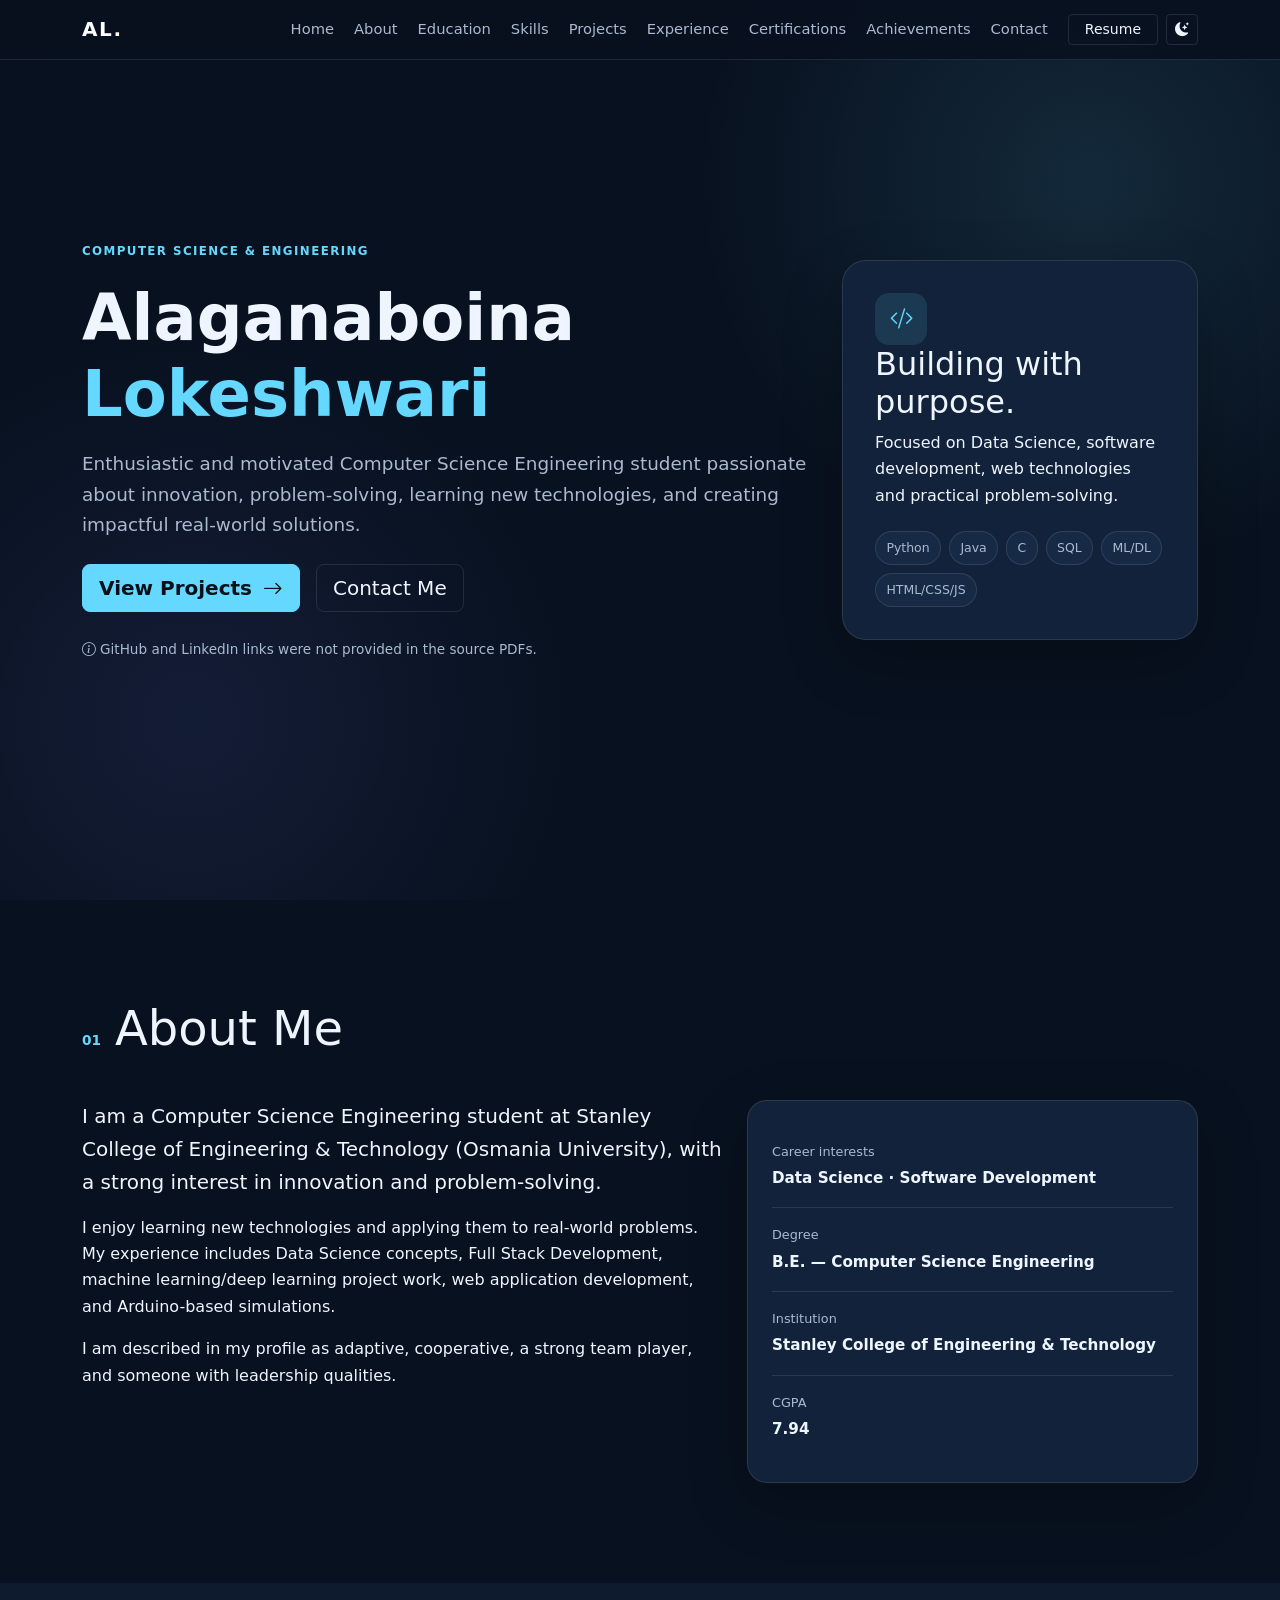
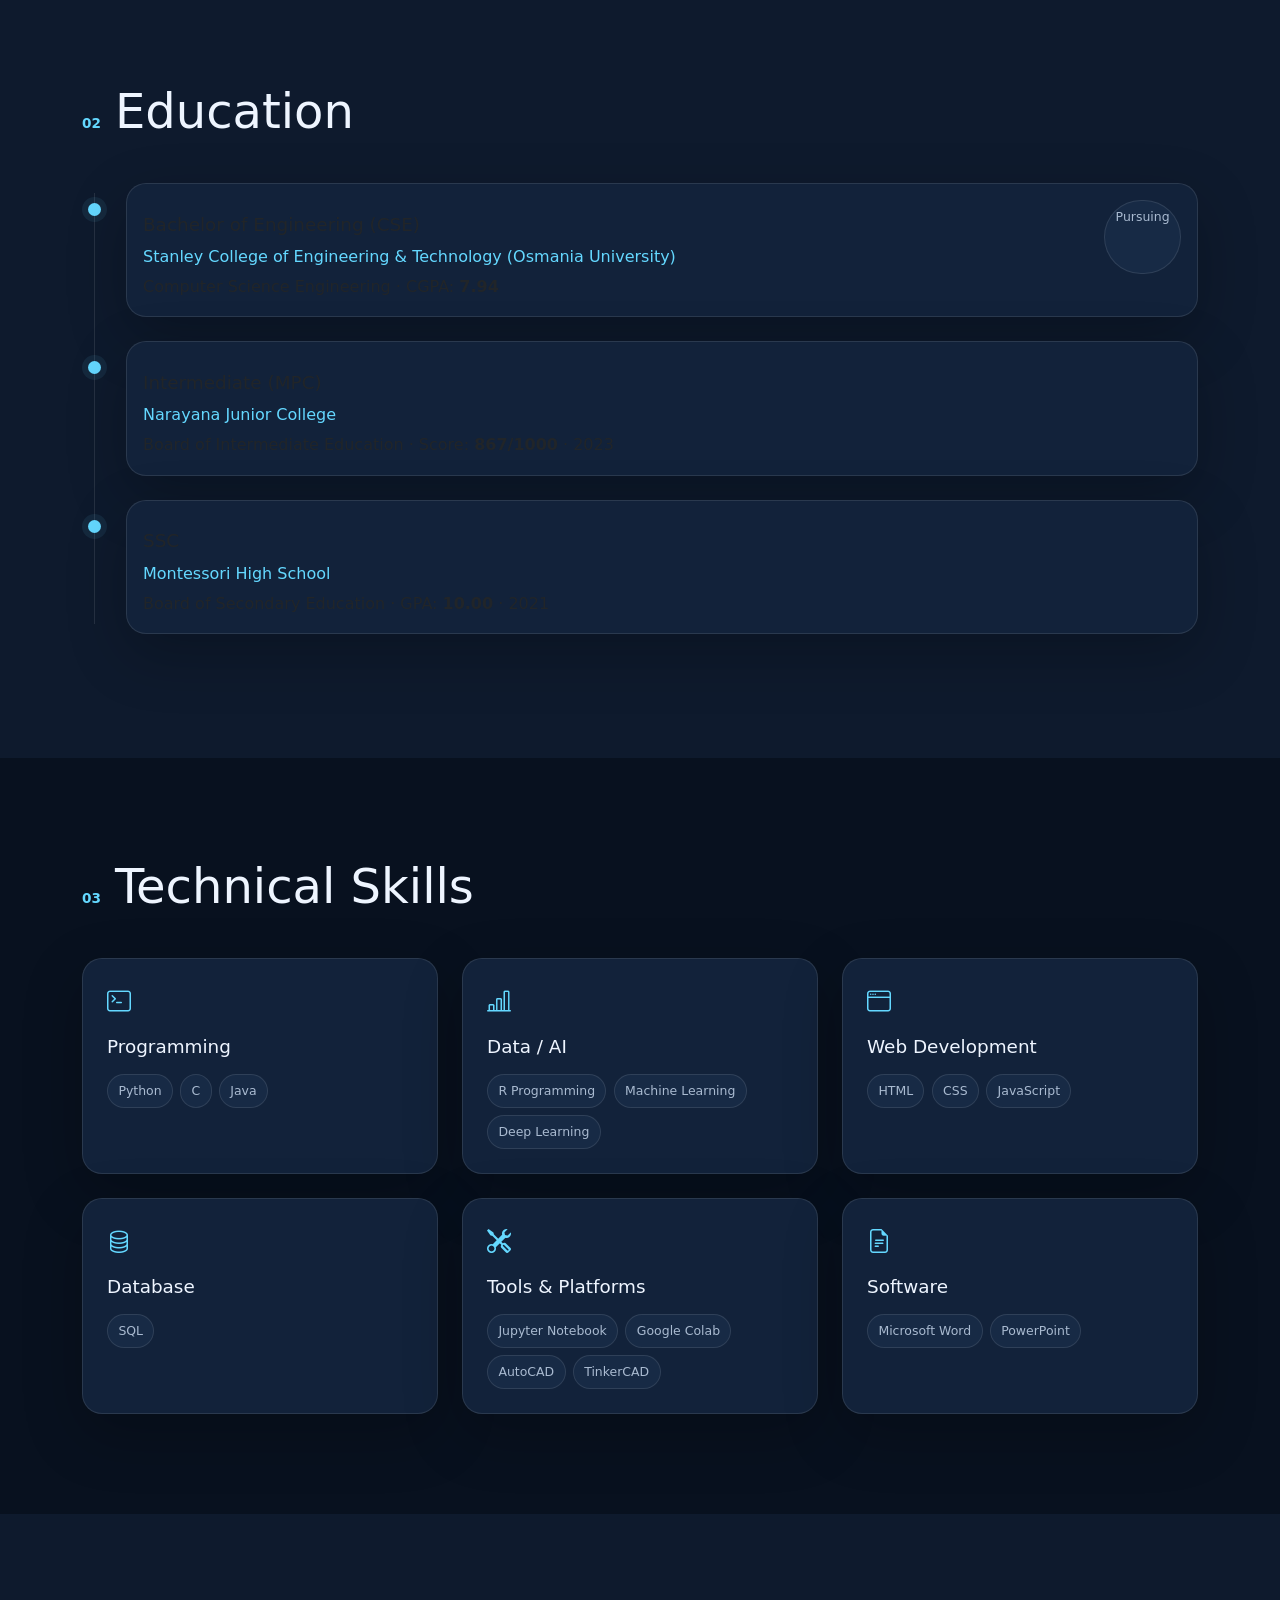
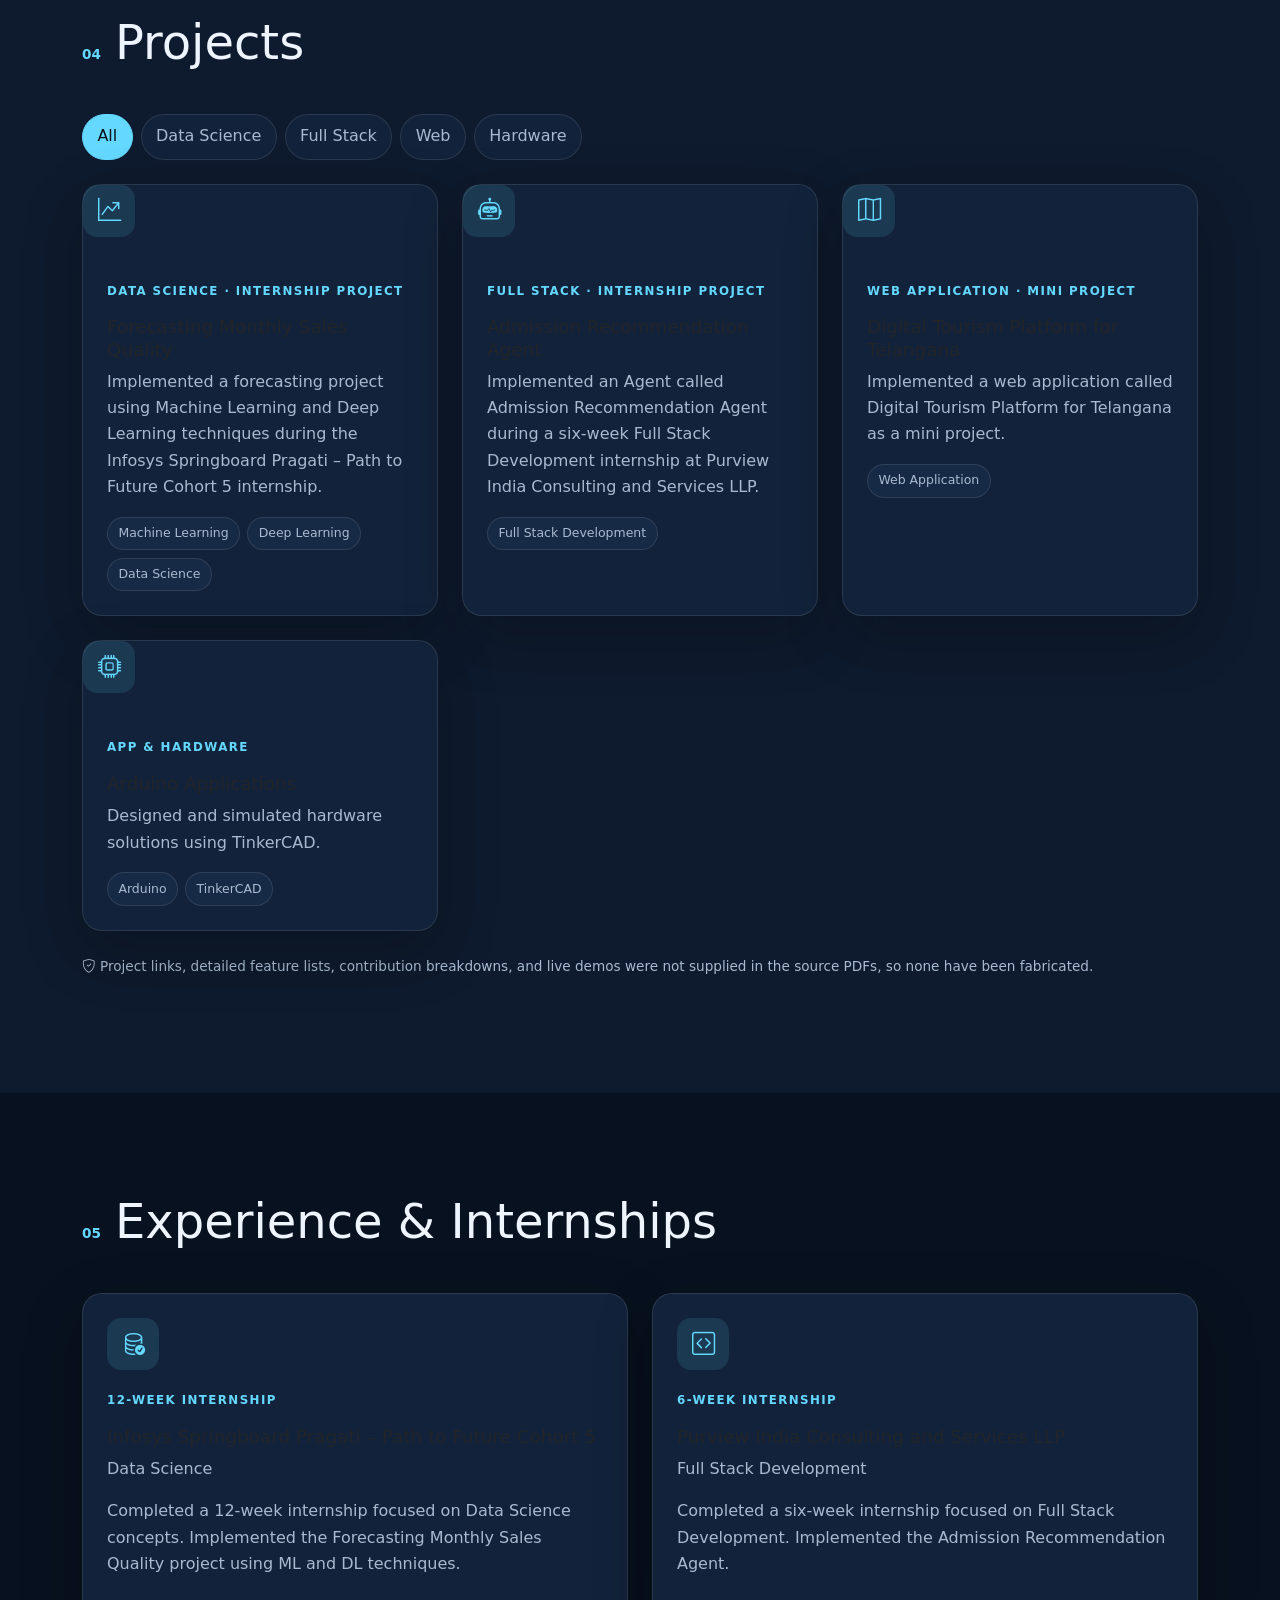
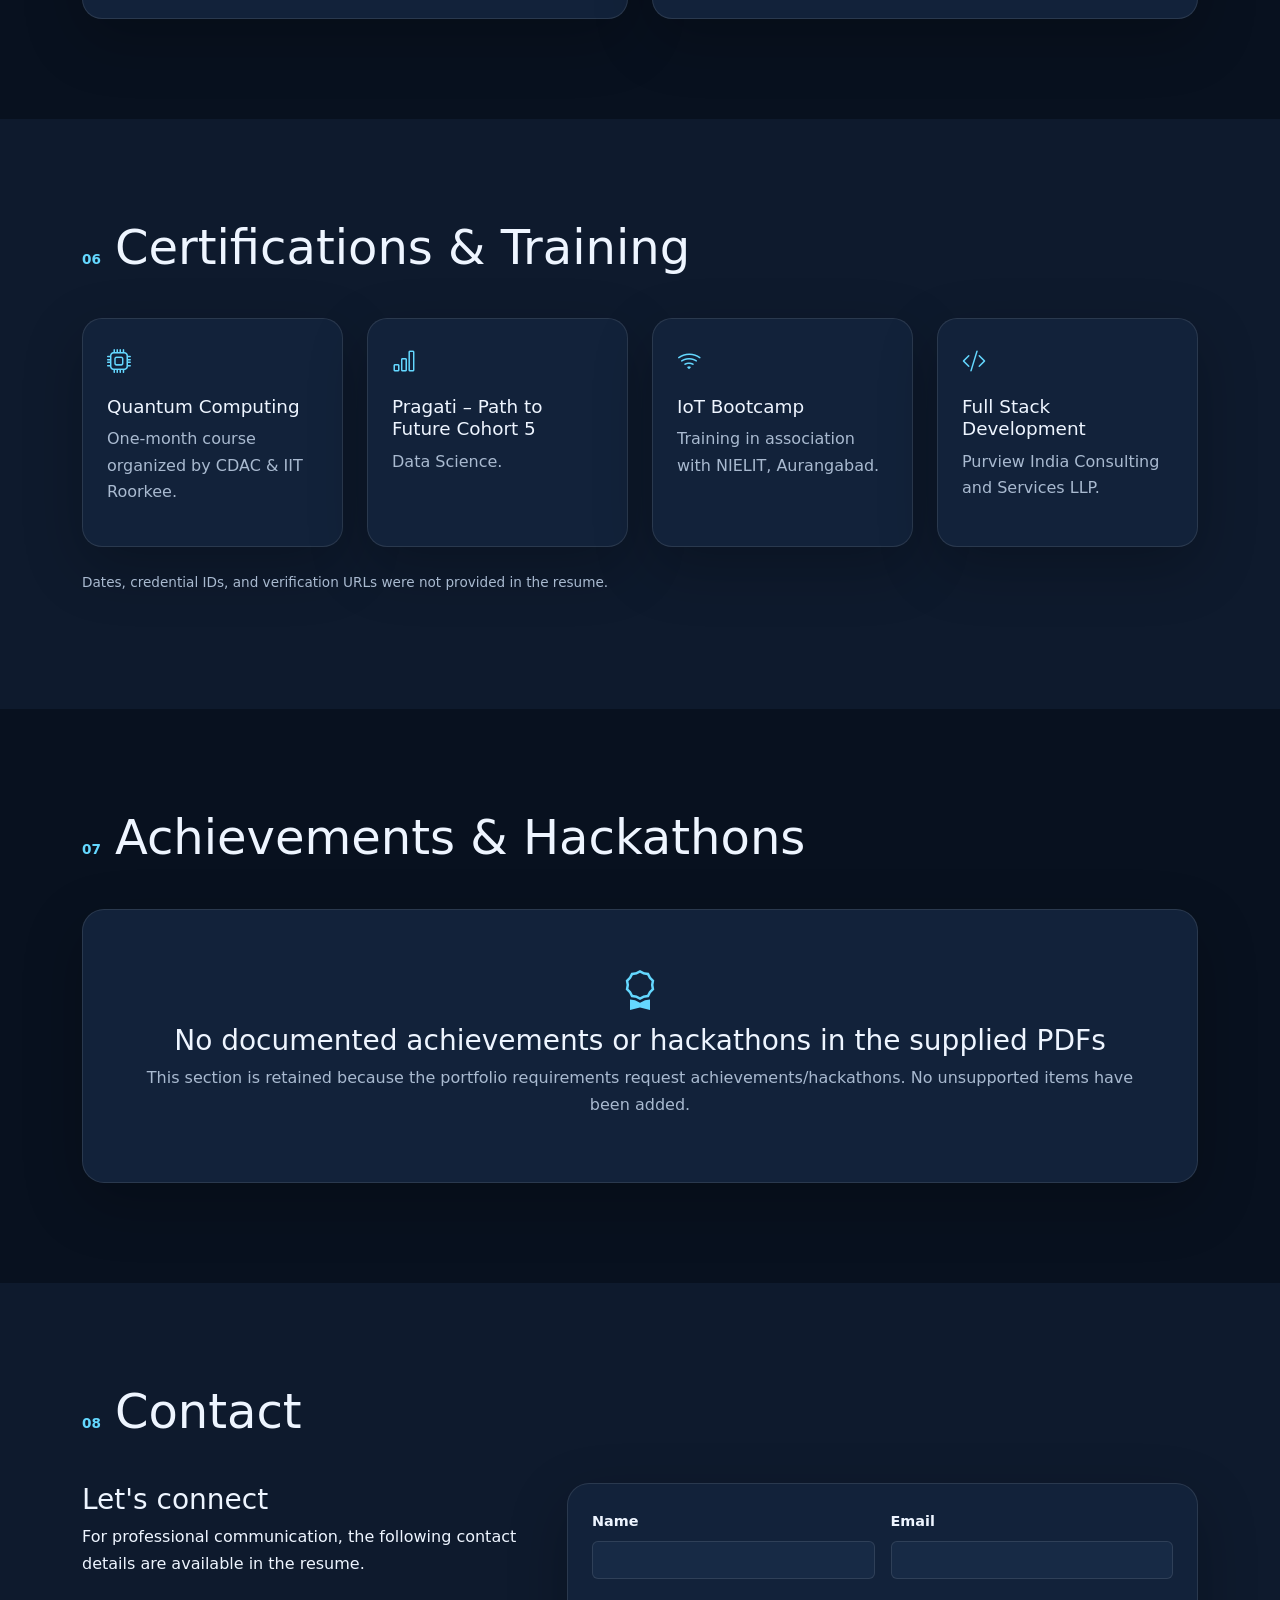
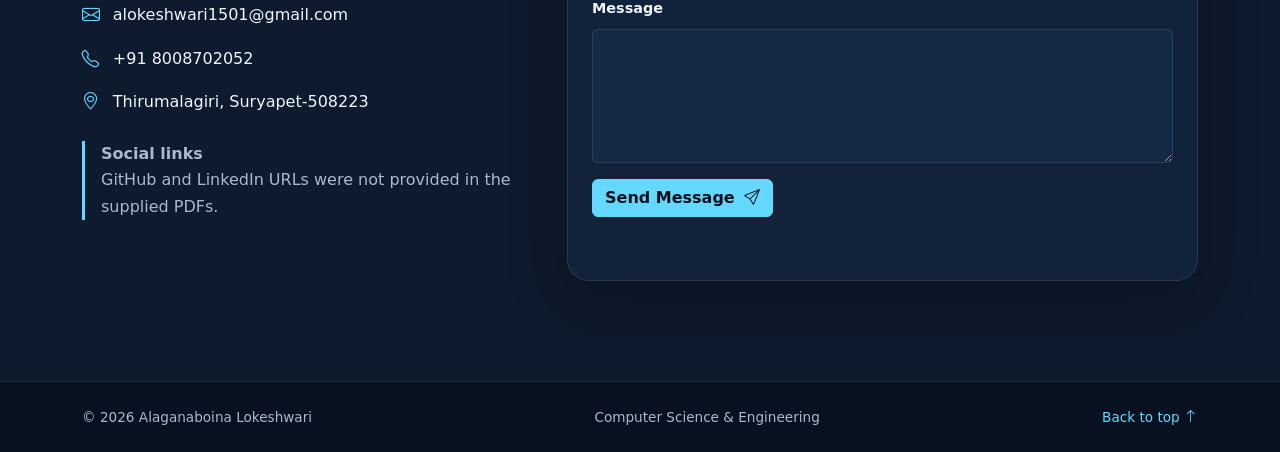
<file: index.html>
<!DOCTYPE html>
<html lang="en">
<head>
  <meta charset="UTF-8">
  <meta name="viewport" content="width=device-width, initial-scale=1.0">
  <meta name="description" content="Portfolio of Alaganaboina Lokeshwari, Computer Science Engineering student.">
  <title>Alaganaboina Lokeshwari | CSE Portfolio</title>
  <link rel="preconnect" href="https://cdn.jsdelivr.net">
  <link href="https://cdn.jsdelivr.net/npm/bootstrap@5.3.3/dist/css/bootstrap.min.css" rel="stylesheet">
  <link href="https://cdn.jsdelivr.net/npm/bootstrap-icons@1.11.3/font/bootstrap-icons.css" rel="stylesheet">
  <link rel="stylesheet" href="css/style.css">
</head>
<body>
  <a class="skip-link" href="#main-content">Skip to content</a>

  <nav class="navbar navbar-expand-lg navbar-dark fixed-top" aria-label="Main navigation">
    <div class="container">
      <a class="navbar-brand fw-bold" href="#home">AL.</a>
      <button class="navbar-toggler" type="button" data-bs-toggle="collapse" data-bs-target="#mainNav"
              aria-controls="mainNav" aria-expanded="false" aria-label="Toggle navigation">
        <span class="navbar-toggler-icon"></span>
      </button>
      <div class="collapse navbar-collapse" id="mainNav">
        <ul class="navbar-nav ms-auto align-items-lg-center gap-lg-1">
          <li class="nav-item"><a class="nav-link" href="#home">Home</a></li>
          <li class="nav-item"><a class="nav-link" href="#about">About</a></li>
          <li class="nav-item"><a class="nav-link" href="#education">Education</a></li>
          <li class="nav-item"><a class="nav-link" href="#skills">Skills</a></li>
          <li class="nav-item"><a class="nav-link" href="#projects">Projects</a></li>
          <li class="nav-item"><a class="nav-link" href="#experience">Experience</a></li>
          <li class="nav-item"><a class="nav-link" href="#certifications">Certifications</a></li>
          <li class="nav-item"><a class="nav-link" href="#achievements">Achievements</a></li>
          <li class="nav-item"><a class="nav-link" href="#contact">Contact</a></li>
          <li class="nav-item ms-lg-2">
            <a class="btn btn-sm btn-outline-light px-3" href="#contact">Resume</a>
          </li>
          <li class="nav-item ms-lg-1">
            <button id="themeToggle" class="btn btn-sm btn-theme" type="button" aria-label="Toggle color theme" title="Toggle theme">
              <i class="bi bi-moon-stars-fill"></i>
            </button>
          </li>
        </ul>
      </div>
    </div>
  </nav>

  <main id="main-content">
    <section id="home" class="hero-section">
      <div class="container">
        <div class="row align-items-center min-vh-100 py-5">
          <div class="col-lg-8">
            <span class="eyebrow">COMPUTER SCIENCE & ENGINEERING</span>
            <h1 class="display-3 fw-bold mt-3 mb-3">Alaganaboina<br><span class="accent">Lokeshwari</span></h1>
            <p class="hero-lead mb-4">
              Enthusiastic and motivated Computer Science Engineering student passionate about innovation,
              problem-solving, learning new technologies, and creating impactful real-world solutions.
            </p>
            <div class="d-flex flex-wrap gap-3">
              <a class="btn btn-primary btn-lg" href="#projects">View Projects <i class="bi bi-arrow-right ms-1"></i></a>
              <a class="btn btn-outline-light btn-lg" href="#contact">Contact Me</a>
            </div>
            <div class="social-row mt-4" aria-label="Social links">
              <span class="muted-note"><i class="bi bi-info-circle me-1"></i>GitHub and LinkedIn links were not provided in the source PDFs.</span>
            </div>
          </div>
          <div class="col-lg-4 d-none d-lg-block">
            <div class="hero-card">
              <div class="hero-card-icon"><i class="bi bi-code-slash"></i></div>
              <h2>Building with purpose.</h2>
              <p>Focused on Data Science, software development, web technologies and practical problem-solving.</p>
              <div class="mini-grid">
                <span>Python</span><span>Java</span><span>C</span><span>SQL</span>
                <span>ML/DL</span><span>HTML/CSS/JS</span>
              </div>
            </div>
          </div>
        </div>
      </div>
    </section>

    <section id="about" class="section-pad">
      <div class="container">
        <div class="section-heading">
          <span>01</span><h2>About Me</h2>
        </div>
        <div class="row g-4">
          <div class="col-lg-7">
            <p class="lead">
              I am a Computer Science Engineering student at Stanley College of Engineering & Technology
              (Osmania University), with a strong interest in innovation and problem-solving.
            </p>
            <p>
              I enjoy learning new technologies and applying them to real-world problems. My experience includes
              Data Science concepts, Full Stack Development, machine learning/deep learning project work,
              web application development, and Arduino-based simulations.
            </p>
            <p>
              I am described in my profile as adaptive, cooperative, a strong team player, and someone with
              leadership qualities.
            </p>
          </div>
          <div class="col-lg-5">
            <div class="info-panel">
              <div><span>Career interests</span><strong>Data Science · Software Development</strong></div>
              <div><span>Degree</span><strong>B.E. — Computer Science Engineering</strong></div>
              <div><span>Institution</span><strong>Stanley College of Engineering & Technology</strong></div>
              <div><span>CGPA</span><strong>7.94</strong></div>
            </div>
          </div>
        </div>
      </div>
    </section>

    <section id="education" class="section-pad section-alt">
      <div class="container">
        <div class="section-heading"><span>02</span><h2>Education</h2></div>
        <div class="timeline">
          <article class="timeline-item">
            <div class="timeline-dot"></div>
            <div class="card portfolio-card">
              <div class="card-body">
                <div class="d-flex flex-wrap justify-content-between gap-2">
                  <div><h3>Bachelor of Engineering (CSE)</h3><p class="accent mb-1">Stanley College of Engineering & Technology (Osmania University)</p></div>
                  <span class="tag">Pursuing</span>
                </div>
                <p class="mb-0">Computer Science Engineering · CGPA: <strong>7.94</strong></p>
              </div>
            </div>
          </article>
          <article class="timeline-item">
            <div class="timeline-dot"></div>
            <div class="card portfolio-card">
              <div class="card-body">
                <h3>Intermediate (MPC)</h3>
                <p class="accent mb-1">Narayana Junior College</p>
                <p class="mb-0">Board of Intermediate Education · Score: <strong>867/1000</strong> · 2023</p>
              </div>
            </div>
          </article>
          <article class="timeline-item">
            <div class="timeline-dot"></div>
            <div class="card portfolio-card">
              <div class="card-body">
                <h3>SSC</h3>
                <p class="accent mb-1">Montessori High School</p>
                <p class="mb-0">Board of Secondary Education · GPA: <strong>10.00</strong> · 2021</p>
              </div>
            </div>
          </article>
        </div>
      </div>
    </section>

    <section id="skills" class="section-pad">
      <div class="container">
        <div class="section-heading"><span>03</span><h2>Technical Skills</h2></div>
        <div class="row g-4">
          <div class="col-md-6 col-lg-4">
            <div class="skill-card h-100"><i class="bi bi-terminal"></i><h3>Programming</h3>
              <div class="chips"><span>Python</span><span>C</span><span>Java</span></div></div>
          </div>
          <div class="col-md-6 col-lg-4">
            <div class="skill-card h-100"><i class="bi bi-bar-chart-line"></i><h3>Data / AI</h3>
              <div class="chips"><span>R Programming</span><span>Machine Learning</span><span>Deep Learning</span></div></div>
          </div>
          <div class="col-md-6 col-lg-4">
            <div class="skill-card h-100"><i class="bi bi-window"></i><h3>Web Development</h3>
              <div class="chips"><span>HTML</span><span>CSS</span><span>JavaScript</span></div></div>
          </div>
          <div class="col-md-6 col-lg-4">
            <div class="skill-card h-100"><i class="bi bi-database"></i><h3>Database</h3>
              <div class="chips"><span>SQL</span></div></div>
          </div>
          <div class="col-md-6 col-lg-4">
            <div class="skill-card h-100"><i class="bi bi-tools"></i><h3>Tools & Platforms</h3>
              <div class="chips"><span>Jupyter Notebook</span><span>Google Colab</span><span>AutoCAD</span><span>TinkerCAD</span></div></div>
          </div>
          <div class="col-md-6 col-lg-4">
            <div class="skill-card h-100"><i class="bi bi-file-earmark-text"></i><h3>Software</h3>
              <div class="chips"><span>Microsoft Word</span><span>PowerPoint</span></div></div>
          </div>
        </div>
      </div>
    </section>

    <section id="projects" class="section-pad section-alt">
      <div class="container">
        <div class="section-heading"><span>04</span><h2>Projects</h2></div>
        <div class="filter-bar mb-4" role="group" aria-label="Project filters">
          <button class="filter-btn active" data-filter="all">All</button>
          <button class="filter-btn" data-filter="data">Data Science</button>
          <button class="filter-btn" data-filter="fullstack">Full Stack</button>
          <button class="filter-btn" data-filter="web">Web</button>
          <button class="filter-btn" data-filter="hardware">Hardware</button>
        </div>

        <div class="row g-4" id="projectGrid">
          <div class="col-md-6 col-lg-4 project-item" data-category="data">
            <article class="card project-card h-100">
              <div class="project-icon"><i class="bi bi-graph-up-arrow"></i></div>
              <div class="card-body">
                <span class="project-type">DATA SCIENCE · INTERNSHIP PROJECT</span>
                <h3>Forecasting Monthly Sales Quality</h3>
                <p>Implemented a forecasting project using Machine Learning and Deep Learning techniques during the Infosys Springboard Pragati – Path to Future Cohort 5 internship.</p>
                <div class="chips"><span>Machine Learning</span><span>Deep Learning</span><span>Data Science</span></div>
              </div>
            </article>
          </div>

          <div class="col-md-6 col-lg-4 project-item" data-category="fullstack">
            <article class="card project-card h-100">
              <div class="project-icon"><i class="bi bi-robot"></i></div>
              <div class="card-body">
                <span class="project-type">FULL STACK · INTERNSHIP PROJECT</span>
                <h3>Admission Recommendation Agent</h3>
                <p>Implemented an Agent called Admission Recommendation Agent during a six-week Full Stack Development internship at Purview India Consulting and Services LLP.</p>
                <div class="chips"><span>Full Stack Development</span></div>
              </div>
            </article>
          </div>

          <div class="col-md-6 col-lg-4 project-item" data-category="web">
            <article class="card project-card h-100">
              <div class="project-icon"><i class="bi bi-map"></i></div>
              <div class="card-body">
                <span class="project-type">WEB APPLICATION · MINI PROJECT</span>
                <h3>Digital Tourism Platform for Telangana</h3>
                <p>Implemented a web application called Digital Tourism Platform for Telangana as a mini project.</p>
                <div class="chips"><span>Web Application</span></div>
              </div>
            </article>
          </div>

          <div class="col-md-6 col-lg-4 project-item" data-category="hardware">
            <article class="card project-card h-100">
              <div class="project-icon"><i class="bi bi-cpu"></i></div>
              <div class="card-body">
                <span class="project-type">APP & HARDWARE</span>
                <h3>Arduino Applications</h3>
                <p>Designed and simulated hardware solutions using TinkerCAD.</p>
                <div class="chips"><span>Arduino</span><span>TinkerCAD</span></div>
              </div>
            </article>
          </div>
        </div>
        <p class="source-note mt-4"><i class="bi bi-shield-check me-1"></i>Project links, detailed feature lists, contribution breakdowns, and live demos were not supplied in the source PDFs, so none have been fabricated.</p>
      </div>
    </section>

    <section id="experience" class="section-pad">
      <div class="container">
        <div class="section-heading"><span>05</span><h2>Experience & Internships</h2></div>
        <div class="row g-4">
          <div class="col-lg-6">
            <article class="card experience-card h-100">
              <div class="card-body">
                <div class="exp-icon"><i class="bi bi-database-check"></i></div>
                <span class="project-type">12-WEEK INTERNSHIP</span>
                <h3>Infosys Springboard Pragati – Path to Future Cohort 5</h3>
                <p class="accent">Data Science</p>
                <p>Completed a 12-week internship focused on Data Science concepts. Implemented the Forecasting Monthly Sales Quality project using ML and DL techniques.</p>
              </div>
            </article>
          </div>
          <div class="col-lg-6">
            <article class="card experience-card h-100">
              <div class="card-body">
                <div class="exp-icon"><i class="bi bi-code-square"></i></div>
                <span class="project-type">6-WEEK INTERNSHIP</span>
                <h3>Purview India Consulting and Services LLP</h3>
                <p class="accent">Full Stack Development</p>
                <p>Completed a six-week internship focused on Full Stack Development. Implemented the Admission Recommendation Agent.</p>
              </div>
            </article>
          </div>
        </div>
      </div>
    </section>

    <section id="certifications" class="section-pad section-alt">
      <div class="container">
        <div class="section-heading"><span>06</span><h2>Certifications & Training</h2></div>
        <div class="row g-4">
          <div class="col-md-6 col-lg-3"><div class="cert-card h-100"><i class="bi bi-cpu"></i><h3>Quantum Computing</h3><p>One-month course organized by CDAC & IIT Roorkee.</p></div></div>
          <div class="col-md-6 col-lg-3"><div class="cert-card h-100"><i class="bi bi-bar-chart"></i><h3>Pragati – Path to Future Cohort 5</h3><p>Data Science.</p></div></div>
          <div class="col-md-6 col-lg-3"><div class="cert-card h-100"><i class="bi bi-wifi"></i><h3>IoT Bootcamp</h3><p>Training in association with NIELIT, Aurangabad.</p></div></div>
          <div class="col-md-6 col-lg-3"><div class="cert-card h-100"><i class="bi bi-code-slash"></i><h3>Full Stack Development</h3><p>Purview India Consulting and Services LLP.</p></div></div>
        </div>
        <p class="source-note mt-4">Dates, credential IDs, and verification URLs were not provided in the resume.</p>
      </div>
    </section>

    <section id="achievements" class="section-pad">
      <div class="container">
        <div class="section-heading"><span>07</span><h2>Achievements & Hackathons</h2></div>
        <div class="empty-state">
          <i class="bi bi-award"></i>
          <h3>No documented achievements or hackathons in the supplied PDFs</h3>
          <p>This section is retained because the portfolio requirements request achievements/hackathons. No unsupported items have been added.</p>
        </div>
      </div>
    </section>

    <section id="contact" class="section-pad section-alt">
      <div class="container">
        <div class="section-heading"><span>08</span><h2>Contact</h2></div>
        <div class="row g-5">
          <div class="col-lg-5">
            <h3>Let's connect</h3>
            <p>For professional communication, the following contact details are available in the resume.</p>
            <div class="contact-list">
              <a href="mailto:alokeshwari1501@gmail.com"><i class="bi bi-envelope"></i><span>alokeshwari1501@gmail.com</span></a>
              <a href="tel:+918008702052"><i class="bi bi-telephone"></i><span>+91 8008702052</span></a>
              <div><i class="bi bi-geo-alt"></i><span>Thirumalagiri, Suryapet-508223</span></div>
            </div>
            <div class="missing-links mt-4">
              <strong>Social links</strong>
              <p class="mb-0">GitHub and LinkedIn URLs were not provided in the supplied PDFs.</p>
            </div>
          </div>
          <div class="col-lg-7">
            <form id="contactForm" class="contact-form" novalidate>
              <div class="row g-3">
                <div class="col-md-6">
                  <label for="name" class="form-label">Name</label>
                  <input type="text" id="name" class="form-control" required>
                  <div class="invalid-feedback">Please enter your name.</div>
                </div>
                <div class="col-md-6">
                  <label for="email" class="form-label">Email</label>
                  <input type="email" id="email" class="form-control" required>
                  <div class="invalid-feedback">Please enter a valid email.</div>
                </div>
                <div class="col-12">
                  <label for="message" class="form-label">Message</label>
                  <textarea id="message" class="form-control" rows="5" required minlength="10"></textarea>
                  <div class="invalid-feedback">Please enter at least 10 characters.</div>
                </div>
                <div class="col-12">
                  <button class="btn btn-primary" type="submit">Send Message <i class="bi bi-send ms-1"></i></button>
                </div>
              </div>
              <div id="formStatus" class="form-status mt-3" role="status" aria-live="polite"></div>
            </form>
          </div>
        </div>
      </div>
    </section>
  </main>

  <footer class="footer">
    <div class="container d-flex flex-column flex-md-row justify-content-between align-items-center gap-2">
      <span>© <span id="year"></span> Alaganaboina Lokeshwari</span>
      <span>Computer Science & Engineering</span>
      <a href="#home">Back to top <i class="bi bi-arrow-up"></i></a>
    </div>
  </footer>

  <script src="https://cdn.jsdelivr.net/npm/bootstrap@5.3.3/dist/js/bootstrap.bundle.min.js"></script>
  <script src="js/script.js"></script>
</body>
</html>
</file>
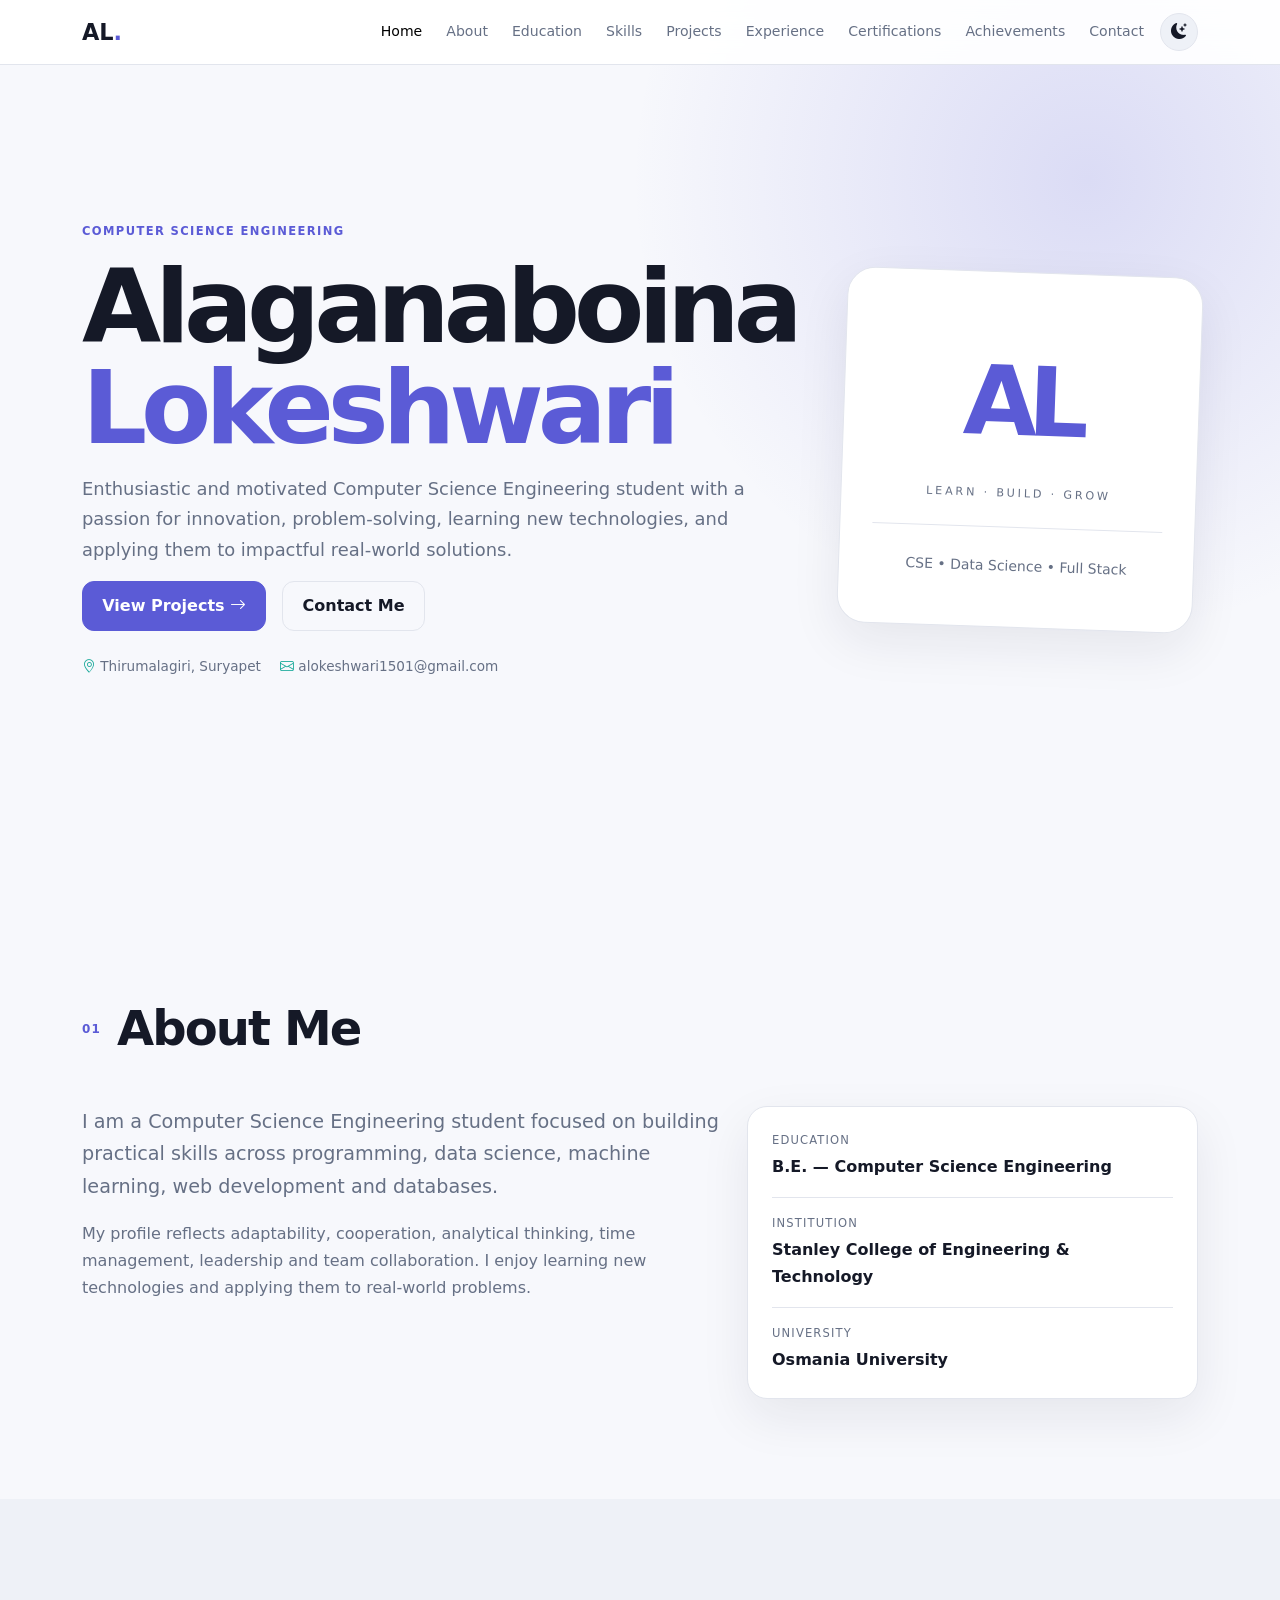
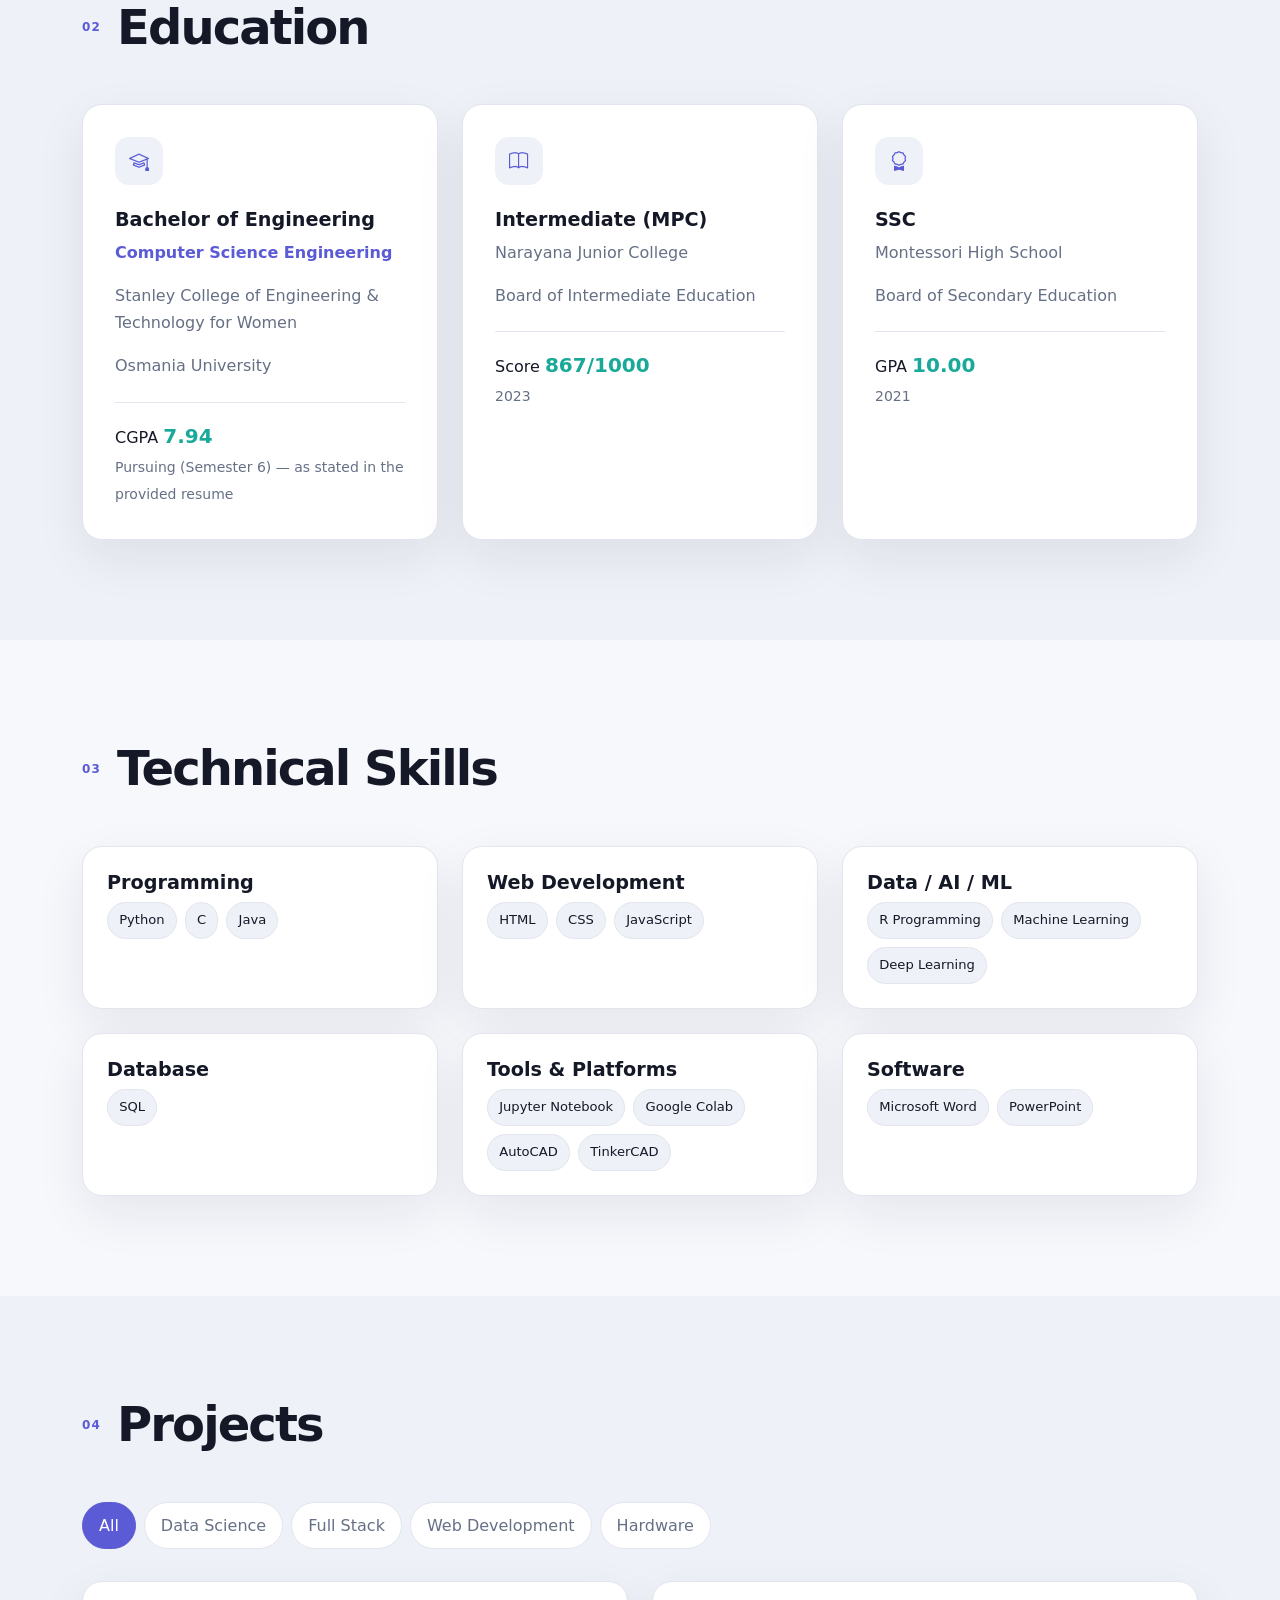
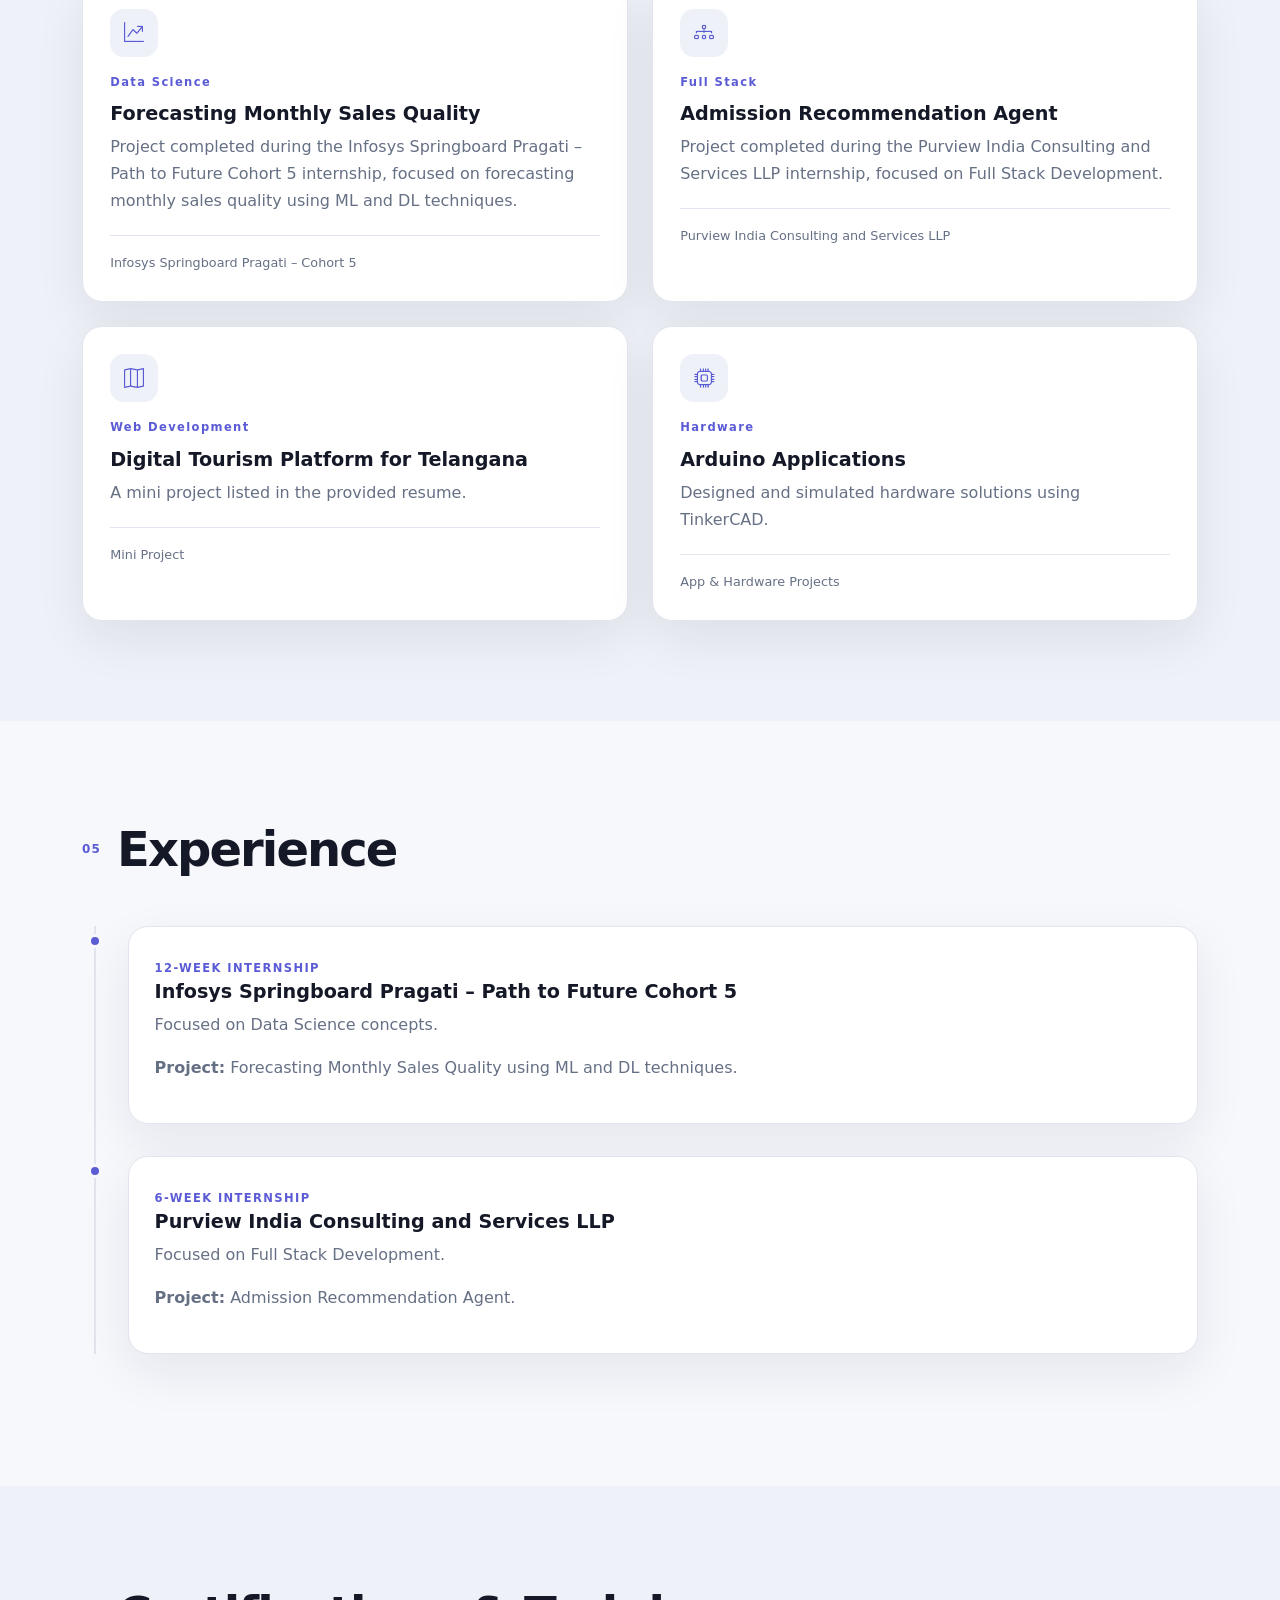
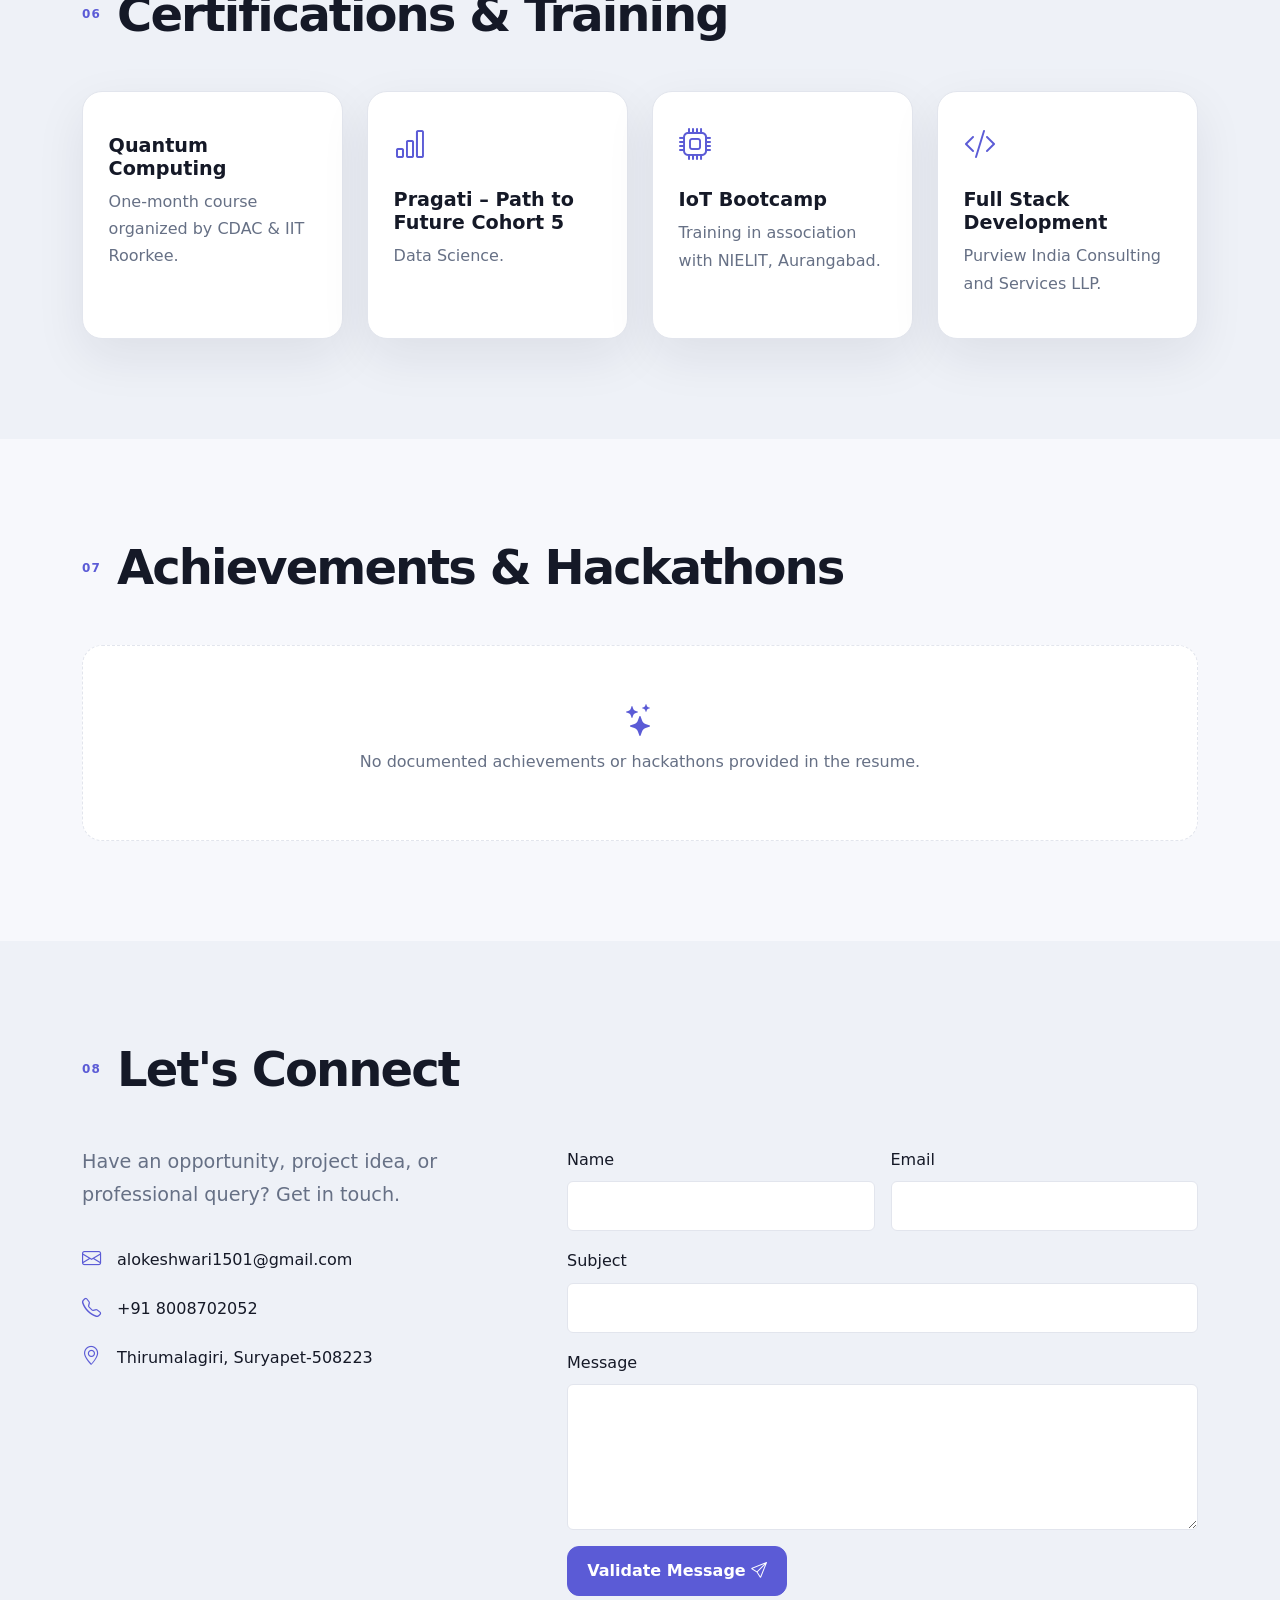
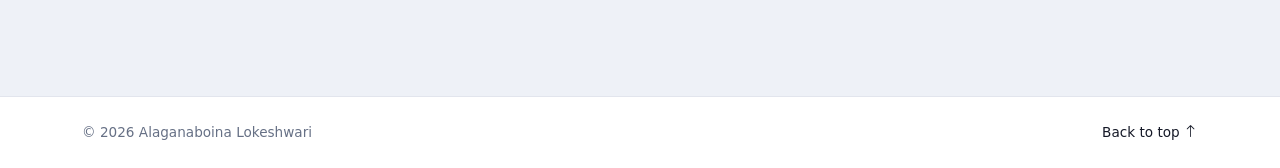
<file: Lokeshwari_Portfolio/index.html>
<!doctype html>
<html lang="en">
<head>
<meta charset="utf-8"><meta name="viewport" content="width=device-width,initial-scale=1">
<meta name="description" content="Personal portfolio of Alaganaboinа Lokeshwari, Computer Science Engineering student.">
<title>Alaganaboina Lokeshwari | CSE Portfolio</title>
<link href="https://cdn.jsdelivr.net/npm/bootstrap@5.3.3/dist/css/bootstrap.min.css" rel="stylesheet">
<link href="https://cdn.jsdelivr.net/npm/bootstrap-icons@1.11.3/font/bootstrap-icons.css" rel="stylesheet">
<link rel="stylesheet" href="css/style.css">
</head>
<body>
<a class="skip-link" href="#main">Skip to content</a>
<header><nav class="navbar navbar-expand-lg fixed-top" id="navbar" aria-label="Primary navigation"><div class="container">
<a class="navbar-brand fw-bold" href="#home">AL<span>.</span></a>
<button class="navbar-toggler" type="button" data-bs-toggle="collapse" data-bs-target="#navMenu" aria-controls="navMenu" aria-expanded="false" aria-label="Toggle navigation"><span class="navbar-toggler-icon"></span></button>
<div class="collapse navbar-collapse" id="navMenu"><ul class="navbar-nav ms-auto align-items-lg-center gap-lg-2">
<li><a class="nav-link" href="#home">Home</a></li><li><a class="nav-link" href="#about">About</a></li><li><a class="nav-link" href="#education">Education</a></li><li><a class="nav-link" href="#skills">Skills</a></li><li><a class="nav-link" href="#projects">Projects</a></li><li><a class="nav-link" href="#experience">Experience</a></li><li><a class="nav-link" href="#certifications">Certifications</a></li><li><a class="nav-link" href="#achievements">Achievements</a></li><li><a class="nav-link" href="#contact">Contact</a></li>
<li><button class="theme-btn" id="themeToggle" type="button" aria-label="Switch theme"><i class="bi bi-moon-stars-fill"></i></button></li></ul></div></div></nav></header>
<main id="main">
<section id="home" class="hero"><div class="container"><div class="row align-items-center min-vh-100 py-5"><div class="col-lg-8">
<p class="eyebrow">COMPUTER SCIENCE ENGINEERING</p><h1>Alaganaboina<br><span>Lokeshwari</span></h1>
<p class="hero-copy">Enthusiastic and motivated Computer Science Engineering student with a passion for innovation, problem-solving, learning new technologies, and applying them to impactful real-world solutions.</p>
<div class="d-flex flex-wrap gap-3"><a class="btn btn-primary-custom" href="#projects">View Projects <i class="bi bi-arrow-right"></i></a><a class="btn btn-outline-custom" href="#contact">Contact Me</a></div>
<div class="hero-meta mt-4"><span><i class="bi bi-geo-alt"></i> Thirumalagiri, Suryapet</span><span><i class="bi bi-envelope"></i> alokeshwari1501@gmail.com</span></div>
</div><div class="col-lg-4 d-none d-lg-block"><div class="hero-card"><div class="hero-initials">AL</div><p>LEARN · BUILD · GROW</p><div class="line"></div><small>CSE • Data Science • Full Stack</small></div></div></div></div></section>
<section id="about" class="section"><div class="container"><div class="section-heading"><span>01</span><h2>About Me</h2></div><div class="row g-4"><div class="col-lg-7"><p class="lead">I am a Computer Science Engineering student focused on building practical skills across programming, data science, machine learning, web development and databases.</p><p>My profile reflects adaptability, cooperation, analytical thinking, time management, leadership and team collaboration. I enjoy learning new technologies and applying them to real-world problems.</p></div><div class="col-lg-5"><div class="info-card"><div><span>Education</span><strong>B.E. — Computer Science Engineering</strong></div><div><span>Institution</span><strong>Stanley College of Engineering & Technology</strong></div><div><span>University</span><strong>Osmania University</strong></div></div></div></div></div></section>
<section id="education" class="section alt"><div class="container"><div class="section-heading"><span>02</span><h2>Education</h2></div><div class="row g-4"><div class="col-lg-4"><article class="edu-card"><div class="icon"><i class="bi bi-mortarboard"></i></div><h3>Bachelor of Engineering</h3><p class="accent">Computer Science Engineering</p><p>Stanley College of Engineering & Technology for Women</p><p>Osmania University</p><div class="score">CGPA <strong>7.94</strong></div><small>Pursuing (Semester 6) — as stated in the provided resume</small></article></div><div class="col-lg-4"><article class="edu-card"><div class="icon"><i class="bi bi-book"></i></div><h3>Intermediate (MPC)</h3><p>Narayana Junior College</p><p>Board of Intermediate Education</p><div class="score">Score <strong>867/1000</strong></div><small>2023</small></article></div><div class="col-lg-4"><article class="edu-card"><div class="icon"><i class="bi bi-award"></i></div><h3>SSC</h3><p>Montessori High School</p><p>Board of Secondary Education</p><div class="score">GPA <strong>10.00</strong></div><small>2021</small></article></div></div></div></section>
<section id="skills" class="section"><div class="container"><div class="section-heading"><span>03</span><h2>Technical Skills</h2></div><div class="row g-4"><div class="col-md-6 col-lg-4"><div class="skill-card"><h3>Programming</h3><div class="chips"><span>Python</span><span>C</span><span>Java</span></div></div></div><div class="col-md-6 col-lg-4"><div class="skill-card"><h3>Web Development</h3><div class="chips"><span>HTML</span><span>CSS</span><span>JavaScript</span></div></div></div><div class="col-md-6 col-lg-4"><div class="skill-card"><h3>Data / AI / ML</h3><div class="chips"><span>R Programming</span><span>Machine Learning</span><span>Deep Learning</span></div></div></div><div class="col-md-6 col-lg-4"><div class="skill-card"><h3>Database</h3><div class="chips"><span>SQL</span></div></div></div><div class="col-md-6 col-lg-4"><div class="skill-card"><h3>Tools & Platforms</h3><div class="chips"><span>Jupyter Notebook</span><span>Google Colab</span><span>AutoCAD</span><span>TinkerCAD</span></div></div></div><div class="col-md-6 col-lg-4"><div class="skill-card"><h3>Software</h3><div class="chips"><span>Microsoft Word</span><span>PowerPoint</span></div></div></div></div></div></section>
<section id="projects" class="section alt"><div class="container"><div class="section-heading"><span>04</span><h2>Projects</h2></div><div class="filter-bar" role="group" aria-label="Project filters"><button class="filter active" data-filter="all">All</button><button class="filter" data-filter="data">Data Science</button><button class="filter" data-filter="fullstack">Full Stack</button><button class="filter" data-filter="web">Web Development</button><button class="filter" data-filter="hardware">Hardware</button></div><div class="row g-4" id="projectGrid">
<article class="col-md-6 project-item" data-category="data"><div class="project-card"><div class="project-icon"><i class="bi bi-graph-up-arrow"></i></div><span class="tag">Data Science</span><h3>Forecasting Monthly Sales Quality</h3><p>Project completed during the Infosys Springboard Pragati – Path to Future Cohort 5 internship, focused on forecasting monthly sales quality using ML and DL techniques.</p><div class="project-footer">Infosys Springboard Pragati – Cohort 5</div></div></article>
<article class="col-md-6 project-item" data-category="fullstack"><div class="project-card"><div class="project-icon"><i class="bi bi-diagram-3"></i></div><span class="tag">Full Stack</span><h3>Admission Recommendation Agent</h3><p>Project completed during the Purview India Consulting and Services LLP internship, focused on Full Stack Development.</p><div class="project-footer">Purview India Consulting and Services LLP</div></div></article>
<article class="col-md-6 project-item" data-category="web"><div class="project-card"><div class="project-icon"><i class="bi bi-map"></i></div><span class="tag">Web Development</span><h3>Digital Tourism Platform for Telangana</h3><p>A mini project listed in the provided resume.</p><div class="project-footer">Mini Project</div></div></article>
<article class="col-md-6 project-item" data-category="hardware"><div class="project-card"><div class="project-icon"><i class="bi bi-cpu"></i></div><span class="tag">Hardware</span><h3>Arduino Applications</h3><p>Designed and simulated hardware solutions using TinkerCAD.</p><div class="project-footer">App & Hardware Projects</div></div></article>
</div></div></section>
<section id="experience" class="section"><div class="container"><div class="section-heading"><span>05</span><h2>Experience</h2></div><div class="timeline"><article class="timeline-item"><div class="timeline-dot"></div><div class="timeline-card"><span class="tag">12-WEEK INTERNSHIP</span><h3>Infosys Springboard Pragati – Path to Future Cohort 5</h3><p>Focused on Data Science concepts.</p><p><strong>Project:</strong> Forecasting Monthly Sales Quality using ML and DL techniques.</p></div></article><article class="timeline-item"><div class="timeline-dot"></div><div class="timeline-card"><span class="tag">6-WEEK INTERNSHIP</span><h3>Purview India Consulting and Services LLP</h3><p>Focused on Full Stack Development.</p><p><strong>Project:</strong> Admission Recommendation Agent.</p></div></article></div></div></section>
<section id="certifications" class="section alt"><div class="container"><div class="section-heading"><span>06</span><h2>Certifications & Training</h2></div><div class="row g-4"><div class="col-md-6 col-lg-3"><div class="cert-card"><i class="bi bi-atom"></i><h3>Quantum Computing</h3><p>One-month course organized by CDAC & IIT Roorkee.</p></div></div><div class="col-md-6 col-lg-3"><div class="cert-card"><i class="bi bi-bar-chart"></i><h3>Pragati – Path to Future Cohort 5</h3><p>Data Science.</p></div></div><div class="col-md-6 col-lg-3"><div class="cert-card"><i class="bi bi-cpu"></i><h3>IoT Bootcamp</h3><p>Training in association with NIELIT, Aurangabad.</p></div></div><div class="col-md-6 col-lg-3"><div class="cert-card"><i class="bi bi-code-slash"></i><h3>Full Stack Development</h3><p>Purview India Consulting and Services LLP.</p></div></div></div></div></section>
<section id="achievements" class="section"><div class="container"><div class="section-heading"><span>07</span><h2>Achievements & Hackathons</h2></div><div class="empty-state"><i class="bi bi-stars"></i><p>No documented achievements or hackathons provided in the resume.</p></div></div></section>
<section id="contact" class="section alt"><div class="container"><div class="section-heading"><span>08</span><h2>Let's Connect</h2></div><div class="row g-5"><div class="col-lg-5"><p class="lead">Have an opportunity, project idea, or professional query? Get in touch.</p><div class="contact-list"><a href="mailto:alokeshwari1501@gmail.com"><i class="bi bi-envelope"></i><span>alokeshwari1501@gmail.com</span></a><a href="tel:+918008702052"><i class="bi bi-telephone"></i><span>+91 8008702052</span></a><div><i class="bi bi-geo-alt"></i><span>Thirumalagiri, Suryapet-508223</span></div></div></div><div class="col-lg-7"><form id="contactForm" novalidate><div class="row g-3"><div class="col-md-6"><label for="name" class="form-label">Name</label><input id="name" name="name" class="form-control" required><div class="invalid-feedback"></div></div><div class="col-md-6"><label for="email" class="form-label">Email</label><input id="email" name="email" type="email" class="form-control" required><div class="invalid-feedback"></div></div><div class="col-12"><label for="subject" class="form-label">Subject</label><input id="subject" name="subject" class="form-control" required><div class="invalid-feedback"></div></div><div class="col-12"><label for="message" class="form-label">Message</label><textarea id="message" name="message" class="form-control" rows="5" minlength="10" required></textarea><div class="invalid-feedback"></div></div><div class="col-12"><button class="btn btn-primary-custom" type="submit">Validate Message <i class="bi bi-send"></i></button><div id="formSuccess" class="alert alert-success mt-3 d-none" role="status">Your message passed the client-side validation. No message was sent because this portfolio has no backend email service.</div></div></div></form></div></div></div></section>
</main>
<footer><div class="container d-flex flex-wrap justify-content-between gap-3"><span>© 2026 Alaganaboina Lokeshwari</span><a href="#home">Back to top <i class="bi bi-arrow-up"></i></a></div></footer>
<script src="https://cdn.jsdelivr.net/npm/bootstrap@5.3.3/dist/js/bootstrap.bundle.min.js"></script><script src="js/script.js"></script>
</body></html>
</file>
<file: css/style.css>
:root {
  --bg: #08111f;
  --bg-soft: #0e1a2d;
  --surface: #12223a;
  --surface-2: #172a45;
  --text: #eef5ff;
  --muted: #a9bad0;
  --line: rgba(255,255,255,.10);
  --accent: #64d8ff;
  --accent-2: #7c83ff;
  --success: #68e0a2;
  --shadow: 0 20px 60px rgba(0,0,0,.24);
}

body.light-mode {
  --bg: #f4f7fb;
  --bg-soft: #eaf0f8;
  --surface: #ffffff;
  --surface-2: #f0f5fb;
  --text: #142033;
  --muted: #53657b;
  --line: rgba(20,32,51,.12);
  --accent: #147fa8;
  --accent-2: #4d54c9;
  --shadow: 0 18px 50px rgba(22,43,72,.10);
}

* { box-sizing: border-box; }
html { scroll-behavior: smooth; scroll-padding-top: 76px; }
body {
  margin: 0;
  background: var(--bg);
  color: var(--text);
  font-family: Inter, ui-sans-serif, system-ui, -apple-system, BlinkMacSystemFont, "Segoe UI", sans-serif;
  line-height: 1.65;
  transition: background .25s ease, color .25s ease;
}
a { color: inherit; }
.navbar {
  background: rgba(8,17,31,.88);
  backdrop-filter: blur(14px);
  border-bottom: 1px solid var(--line);
}
.light-mode .navbar { background: rgba(255,255,255,.9); color: var(--text); }
.navbar-brand { letter-spacing: .08em; }
.nav-link { color: var(--muted) !important; font-size: .92rem; }
.nav-link:hover, .nav-link.active { color: var(--text) !important; }
.btn-theme { border: 1px solid var(--line); color: var(--text); background: transparent; }
.hero-section {
  min-height: 100vh;
  background:
    radial-gradient(circle at 85% 20%, rgba(100,216,255,.12), transparent 30%),
    radial-gradient(circle at 15% 80%, rgba(124,131,255,.10), transparent 30%),
    var(--bg);
}
.hero-lead { max-width: 760px; color: var(--muted); font-size: 1.15rem; }
.eyebrow, .project-type { letter-spacing: .12em; font-size: .74rem; font-weight: 800; color: var(--accent); }
.accent { color: var(--accent); }
.btn-primary {
  background: var(--accent);
  border-color: var(--accent);
  color: #06101b;
  font-weight: 700;
}
.btn-primary:hover { filter: brightness(1.08); color: #06101b; }
.btn-outline-light { border-color: var(--line); color: var(--text); }
.btn-outline-light:hover { background: var(--text); color: var(--bg); }
.hero-card, .info-panel, .skill-card, .portfolio-card, .project-card, .experience-card, .cert-card, .empty-state, .contact-form {
  background: var(--surface);
  border: 1px solid var(--line);
  box-shadow: var(--shadow);
}
.hero-card {
  padding: 2rem;
  border-radius: 24px;
}
.hero-card-icon, .project-icon, .exp-icon {
  width: 52px; height: 52px; border-radius: 14px;
  display: grid; place-items: center;
  background: rgba(100,216,255,.12);
  color: var(--accent); font-size: 1.45rem;
}
.mini-grid { display: flex; flex-wrap: wrap; gap: .5rem; margin-top: 1.4rem; }
.mini-grid span, .chips span, .tag {
  padding: .35rem .65rem;
  border: 1px solid var(--line);
  border-radius: 999px;
  color: var(--muted);
  background: var(--surface-2);
  font-size: .78rem;
}
.section-pad { padding: 100px 0; }
.section-alt { background: var(--bg-soft); }
.section-heading { display: flex; align-items: baseline; gap: 14px; margin-bottom: 42px; }
.section-heading span { color: var(--accent); font-weight: 800; font-size: .85rem; }
.section-heading h2 { margin: 0; font-size: clamp(2rem, 4vw, 3rem); }
.info-panel { padding: 1.5rem; border-radius: 20px; }
.info-panel > div { padding: 1rem 0; border-bottom: 1px solid var(--line); }
.info-panel > div:last-child { border-bottom: 0; }
.info-panel span { display: block; color: var(--muted); font-size: .8rem; margin-bottom: .2rem; }
.info-panel strong { font-size: .95rem; }
.timeline { position: relative; }
.timeline::before { content: ""; position: absolute; left: 12px; top: 10px; bottom: 10px; width: 1px; background: var(--line); }
.timeline-item { position: relative; padding-left: 44px; margin-bottom: 24px; }
.timeline-dot { position: absolute; left: 6px; top: 20px; width: 13px; height: 13px; border-radius: 50%; background: var(--accent); box-shadow: 0 0 0 6px rgba(100,216,255,.08); }
.portfolio-card, .project-card, .experience-card, .cert-card { border-radius: 20px; transition: transform .2s ease, border-color .2s ease; }
.portfolio-card:hover, .project-card:hover, .experience-card:hover, .cert-card:hover, .skill-card:hover { transform: translateY(-4px); border-color: rgba(100,216,255,.35); }
.portfolio-card h3, .project-card h3, .experience-card h3, .cert-card h3, .skill-card h3 { font-size: 1.15rem; margin-top: .85rem; }
.skill-card { padding: 1.5rem; border-radius: 20px; border: 1px solid var(--line); background: var(--surface); transition: .2s ease; }
.skill-card > i { font-size: 1.5rem; color: var(--accent); }
.chips { display: flex; flex-wrap: wrap; gap: .45rem; margin-top: 1rem; }
.project-card .card-body, .experience-card .card-body { padding: 1.5rem; }
.project-icon, .exp-icon { margin-bottom: 1rem; }
.project-card p, .experience-card p, .cert-card p, .empty-state p { color: var(--muted); }
.filter-bar { display: flex; flex-wrap: wrap; gap: .5rem; }
.filter-btn {
  border: 1px solid var(--line); background: var(--surface); color: var(--muted);
  border-radius: 999px; padding: .55rem .9rem; cursor: pointer;
}
.filter-btn:hover, .filter-btn.active { background: var(--accent); color: #06101b; border-color: var(--accent); }
.project-item.is-hidden { display: none; }
.source-note, .muted-note { color: var(--muted); font-size: .85rem; }
.cert-card { padding: 1.5rem; }
.cert-card > i { color: var(--accent); font-size: 1.5rem; }
.empty-state { border-radius: 22px; padding: 3rem; text-align: center; }
.empty-state > i { font-size: 2.5rem; color: var(--accent); }
.contact-list { display: grid; gap: .9rem; margin-top: 1.5rem; }
.contact-list a, .contact-list div { display: flex; gap: .8rem; align-items: center; text-decoration: none; }
.contact-list i { color: var(--accent); font-size: 1.1rem; }
.missing-links { border-left: 3px solid var(--accent); padding-left: 1rem; color: var(--muted); }
.contact-form { border-radius: 22px; padding: 1.5rem; }
.form-control {
  background: var(--surface-2); border: 1px solid var(--line); color: var(--text);
}
.form-control:focus { background: var(--surface-2); color: var(--text); border-color: var(--accent); box-shadow: 0 0 0 .2rem rgba(100,216,255,.12); }
.form-label { font-weight: 700; font-size: .9rem; }
.form-status { min-height: 1.4rem; font-size: .9rem; }
.footer { padding: 24px 0; border-top: 1px solid var(--line); color: var(--muted); font-size: .85rem; }
.footer a { text-decoration: none; color: var(--accent); }
.skip-link { position: fixed; left: 1rem; top: -60px; z-index: 9999; background: var(--accent); color: #06101b; padding: .6rem 1rem; border-radius: 8px; }
.skip-link:focus { top: 1rem; }
@media (max-width: 991.98px) {
  .navbar-collapse { padding: 1rem 0; }
  .hero-section { min-height: auto; }
  .section-pad { padding: 76px 0; }
}
@media (max-width: 575.98px) {
  .section-pad { padding: 64px 0; }
  .hero-section h1 { font-size: 2.65rem; }
  .hero-lead { font-size: 1rem; }
}
@media (prefers-reduced-motion: reduce) {
  html { scroll-behavior: auto; }
  *, *::before, *::after { transition: none !important; animation: none !important; }
}
</file>
<file: Lokeshwari_Portfolio/css/style.css>
:root{--bg:#f7f8fc;--surface:#fff;--surface2:#eef1f7;--text:#151927;--muted:#667085;--primary:#5b5bd6;--accent:#18a999;--border:#e2e5ed;--shadow:0 18px 50px rgba(20,27,55,.08)}
[data-theme=dark]{--bg:#0d1020;--surface:#151a2d;--surface2:#101427;--text:#f2f4fb;--muted:#aab2c6;--primary:#8b8cf2;--accent:#50d5c5;--border:#293049;--shadow:0 18px 50px rgba(0,0,0,.25)}
html{scroll-behavior:smooth;scroll-padding-top:85px}body{margin:0;background:var(--bg);color:var(--text);font-family:Inter,system-ui,-apple-system,BlinkMacSystemFont,"Segoe UI",sans-serif;line-height:1.7}.navbar{background:color-mix(in srgb,var(--surface) 92%,transparent);backdrop-filter:blur(12px);border-bottom:1px solid var(--border)}.navbar-brand{color:var(--text);font-size:1.4rem}.navbar-brand span{color:var(--primary)}.nav-link{color:var(--muted);font-size:.88rem}.nav-link:hover,.nav-link.active{color:var(--primary)}.theme-btn{border:1px solid var(--border);background:var(--surface2);color:var(--text);border-radius:50%;width:38px;height:38px}.skip-link{position:absolute;left:1rem;top:-50px;background:var(--text);color:var(--bg);padding:.6rem 1rem;z-index:2000}.skip-link:focus{top:1rem}.hero{background:radial-gradient(circle at 85% 20%,color-mix(in srgb,var(--primary) 18%,transparent),transparent 35%),var(--bg)}.eyebrow,.tag{letter-spacing:.12em;font-size:.72rem;font-weight:800;color:var(--primary)}h1{font-size:clamp(3rem,8vw,6.5rem);line-height:.98;letter-spacing:-.06em;font-weight:800;margin:1rem 0}h1 span{color:var(--primary)}h2{font-size:clamp(2rem,4vw,3rem);letter-spacing:-.04em;margin:0;font-weight:800}.hero-copy{max-width:720px;color:var(--muted);font-size:1.12rem}.hero-meta{display:flex;gap:1.2rem;flex-wrap:wrap;color:var(--muted);font-size:.85rem}.hero-meta i{color:var(--accent)}.hero-card{border:1px solid var(--border);background:var(--surface);box-shadow:var(--shadow);padding:3rem 2rem;text-align:center;border-radius:28px;transform:rotate(2deg)}.hero-initials{font-size:6rem;font-weight:900;color:var(--primary);letter-spacing:-.1em}.hero-card p{font-size:.7rem;letter-spacing:.25em;color:var(--muted)}.hero-card .line{height:1px;background:var(--border);margin:1.5rem 0}.hero-card small{color:var(--muted)}.btn-primary-custom{background:var(--primary);border:1px solid var(--primary);color:#fff;padding:.75rem 1.2rem;border-radius:12px;font-weight:700}.btn-primary-custom:hover{filter:brightness(.93);color:#fff}.btn-outline-custom{border:1px solid var(--border);color:var(--text);padding:.75rem 1.2rem;border-radius:12px;font-weight:700}.btn-outline-custom:hover{background:var(--surface2);color:var(--text)}.section{padding:100px 0}.alt{background:var(--surface2)}.section-heading{display:flex;align-items:center;gap:1rem;margin-bottom:3rem}.section-heading span{font-size:.75rem;color:var(--primary);font-weight:800;letter-spacing:.1em}.lead{font-size:1.2rem;color:var(--muted)}p{color:var(--muted)}.info-card,.edu-card,.skill-card,.project-card,.timeline-card,.cert-card{background:var(--surface);border:1px solid var(--border);border-radius:20px;box-shadow:var(--shadow)}.info-card{padding:1.5rem}.info-card div+div{border-top:1px solid var(--border);margin-top:1rem;padding-top:1rem}.info-card span{display:block;font-size:.72rem;text-transform:uppercase;letter-spacing:.1em;color:var(--muted)}.info-card strong{display:block;margin-top:.2rem}.edu-card{height:100%;padding:2rem}.edu-card .icon,.project-icon{width:48px;height:48px;border-radius:14px;background:var(--surface2);display:grid;place-items:center;color:var(--primary);font-size:1.25rem;margin-bottom:1.4rem}.edu-card h3,.skill-card h3,.project-card h3,.timeline-card h3,.cert-card h3{font-size:1.2rem;font-weight:800}.accent{color:var(--primary);font-weight:700}.score{border-top:1px solid var(--border);margin-top:1.4rem;padding-top:1rem}.score strong{font-size:1.25rem;color:var(--accent)}small{color:var(--muted)}.skill-card{padding:1.5rem;height:100%}.chips{display:flex;gap:.5rem;flex-wrap:wrap}.chips span{border:1px solid var(--border);background:var(--surface2);border-radius:999px;padding:.4rem .7rem;font-size:.82rem}.filter-bar{display:flex;gap:.5rem;flex-wrap:wrap;margin-bottom:2rem}.filter{border:1px solid var(--border);background:var(--surface);color:var(--muted);border-radius:999px;padding:.55rem 1rem}.filter.active,.filter:hover{background:var(--primary);border-color:var(--primary);color:#fff}.project-card{padding:1.7rem;height:100%;transition:transform .2s ease}.project-card:hover{transform:translateY(-4px)}.project-icon{display:inline-grid;margin:0 0 1rem}.project-card .tag{display:block;margin-bottom:.6rem}.project-footer{border-top:1px solid var(--border);padding-top:1rem;margin-top:1.3rem;color:var(--muted);font-size:.8rem}.timeline{position:relative;margin-left:12px;border-left:2px solid var(--border)}.timeline-item{position:relative;padding-left:2rem;margin-bottom:2rem}.timeline-dot{position:absolute;left:-8px;top:8px;width:14px;height:14px;border-radius:50%;background:var(--primary);border:3px solid var(--bg)}.timeline-card{padding:1.6rem}.cert-card{padding:1.6rem;height:100%}.cert-card>i{font-size:2rem;color:var(--primary);display:block;margin-bottom:1rem}.empty-state{text-align:center;padding:3rem;border:1px dashed var(--border);border-radius:20px;background:var(--surface)}.empty-state i{font-size:2rem;color:var(--primary)}.contact-list{display:grid;gap:1rem;margin-top:2rem}.contact-list a,.contact-list div{display:flex;gap:1rem;align-items:center;color:var(--text);text-decoration:none}.contact-list i{color:var(--primary);font-size:1.2rem}.form-control{background:var(--surface);border-color:var(--border);color:var(--text);padding:.75rem}.form-control:focus{background:var(--surface);color:var(--text);border-color:var(--primary);box-shadow:0 0 0 .2rem color-mix(in srgb,var(--primary) 18%,transparent)}footer{background:var(--surface);border-top:1px solid var(--border);padding:1.5rem 0;color:var(--muted);font-size:.85rem}footer a{color:var(--text);text-decoration:none}@media(max-width:991px){.navbar-collapse{padding:1rem 0}.hero{padding-top:60px}.section{padding:75px 0}}@media(max-width:575px){h1{font-size:3.5rem}.section{padding:60px 0}.section-heading{margin-bottom:2rem}.hero-meta{display:grid;gap:.5rem}}
@media(prefers-reduced-motion:reduce){html{scroll-behavior:auto}.project-card{transition:none}}
</file>
